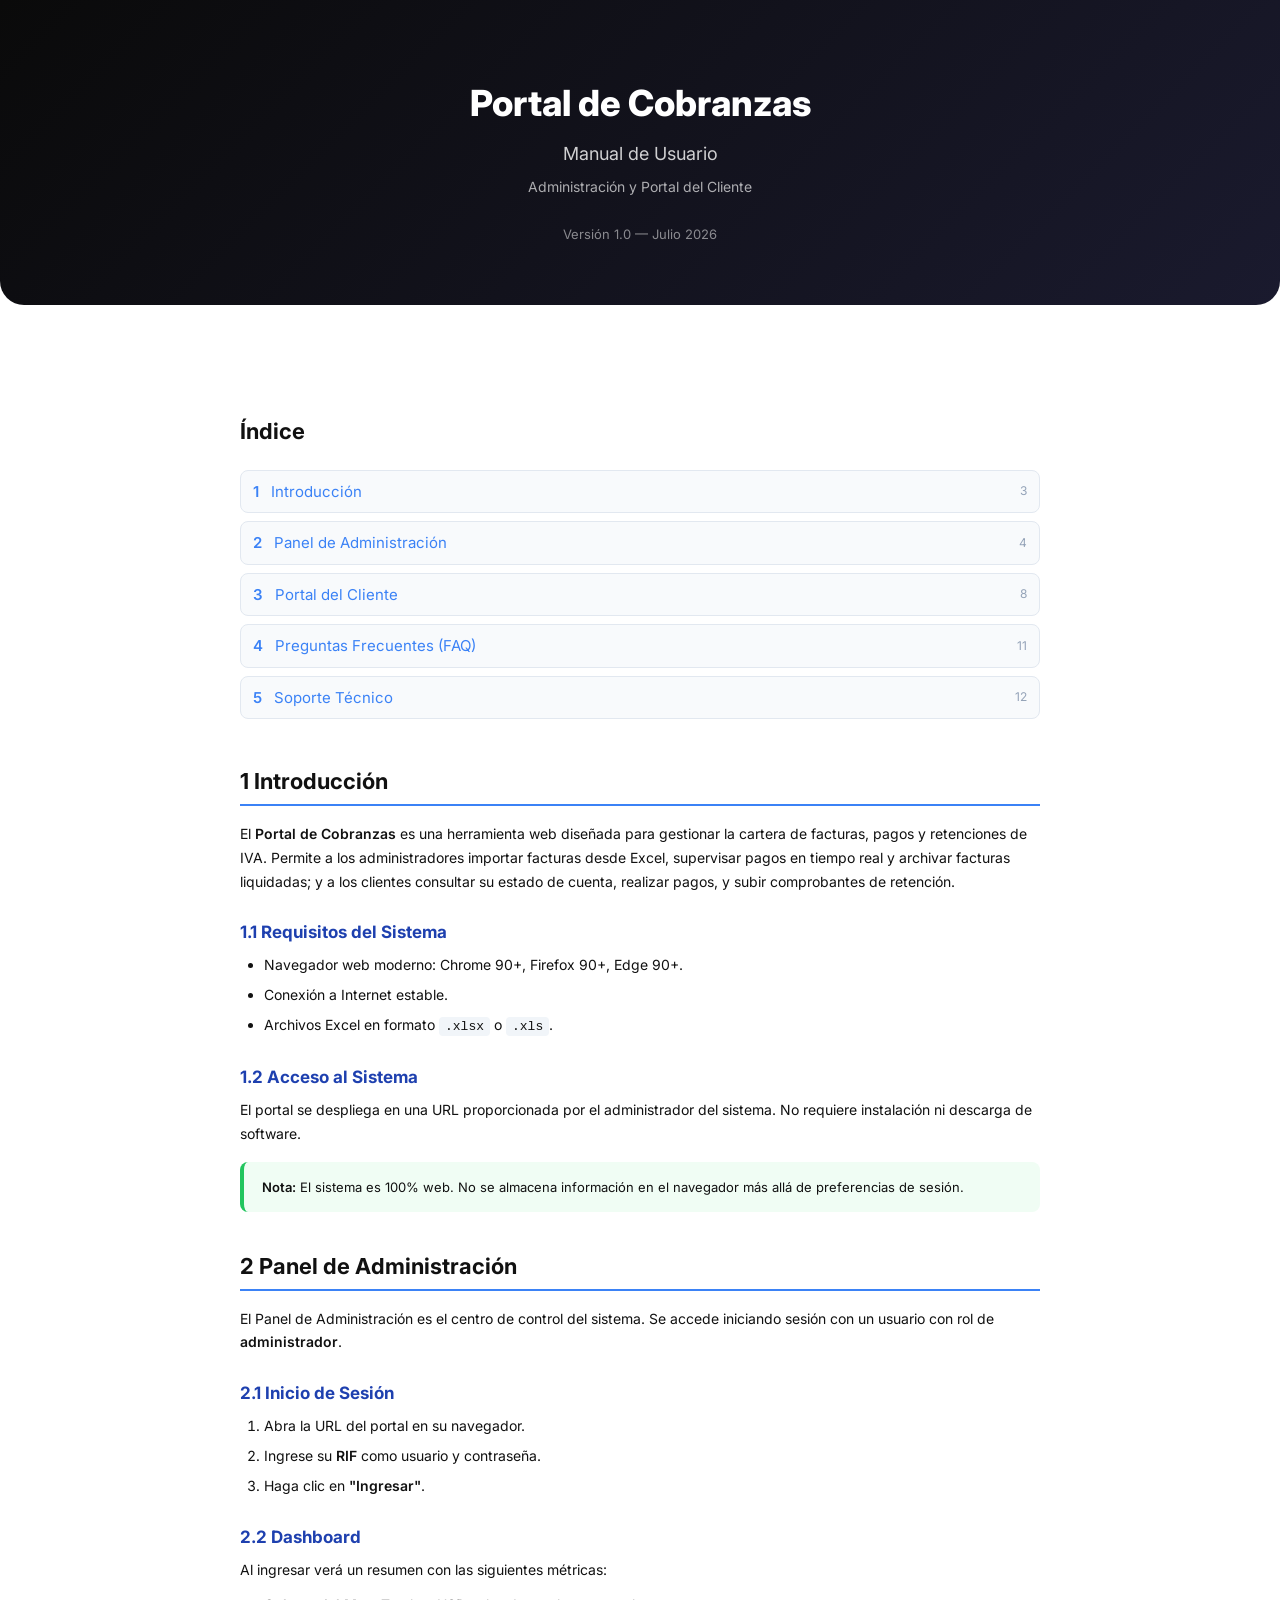
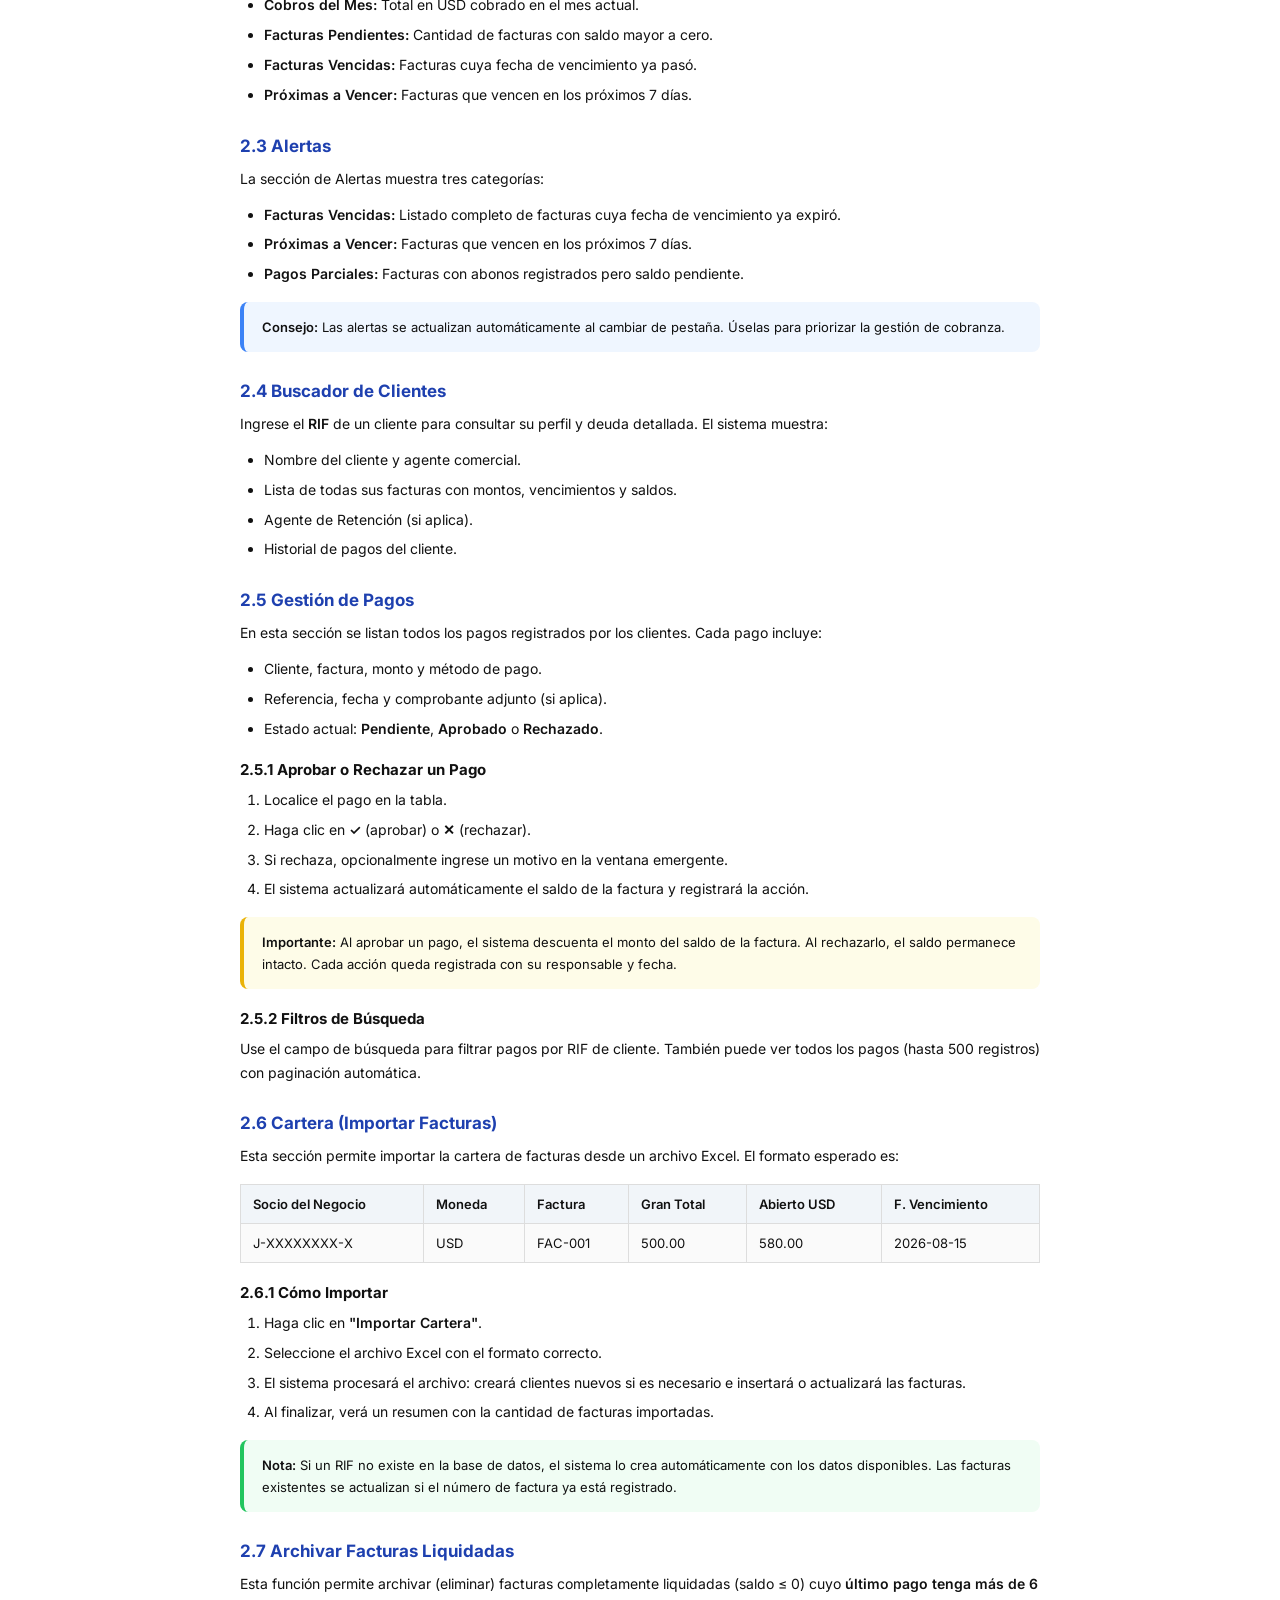
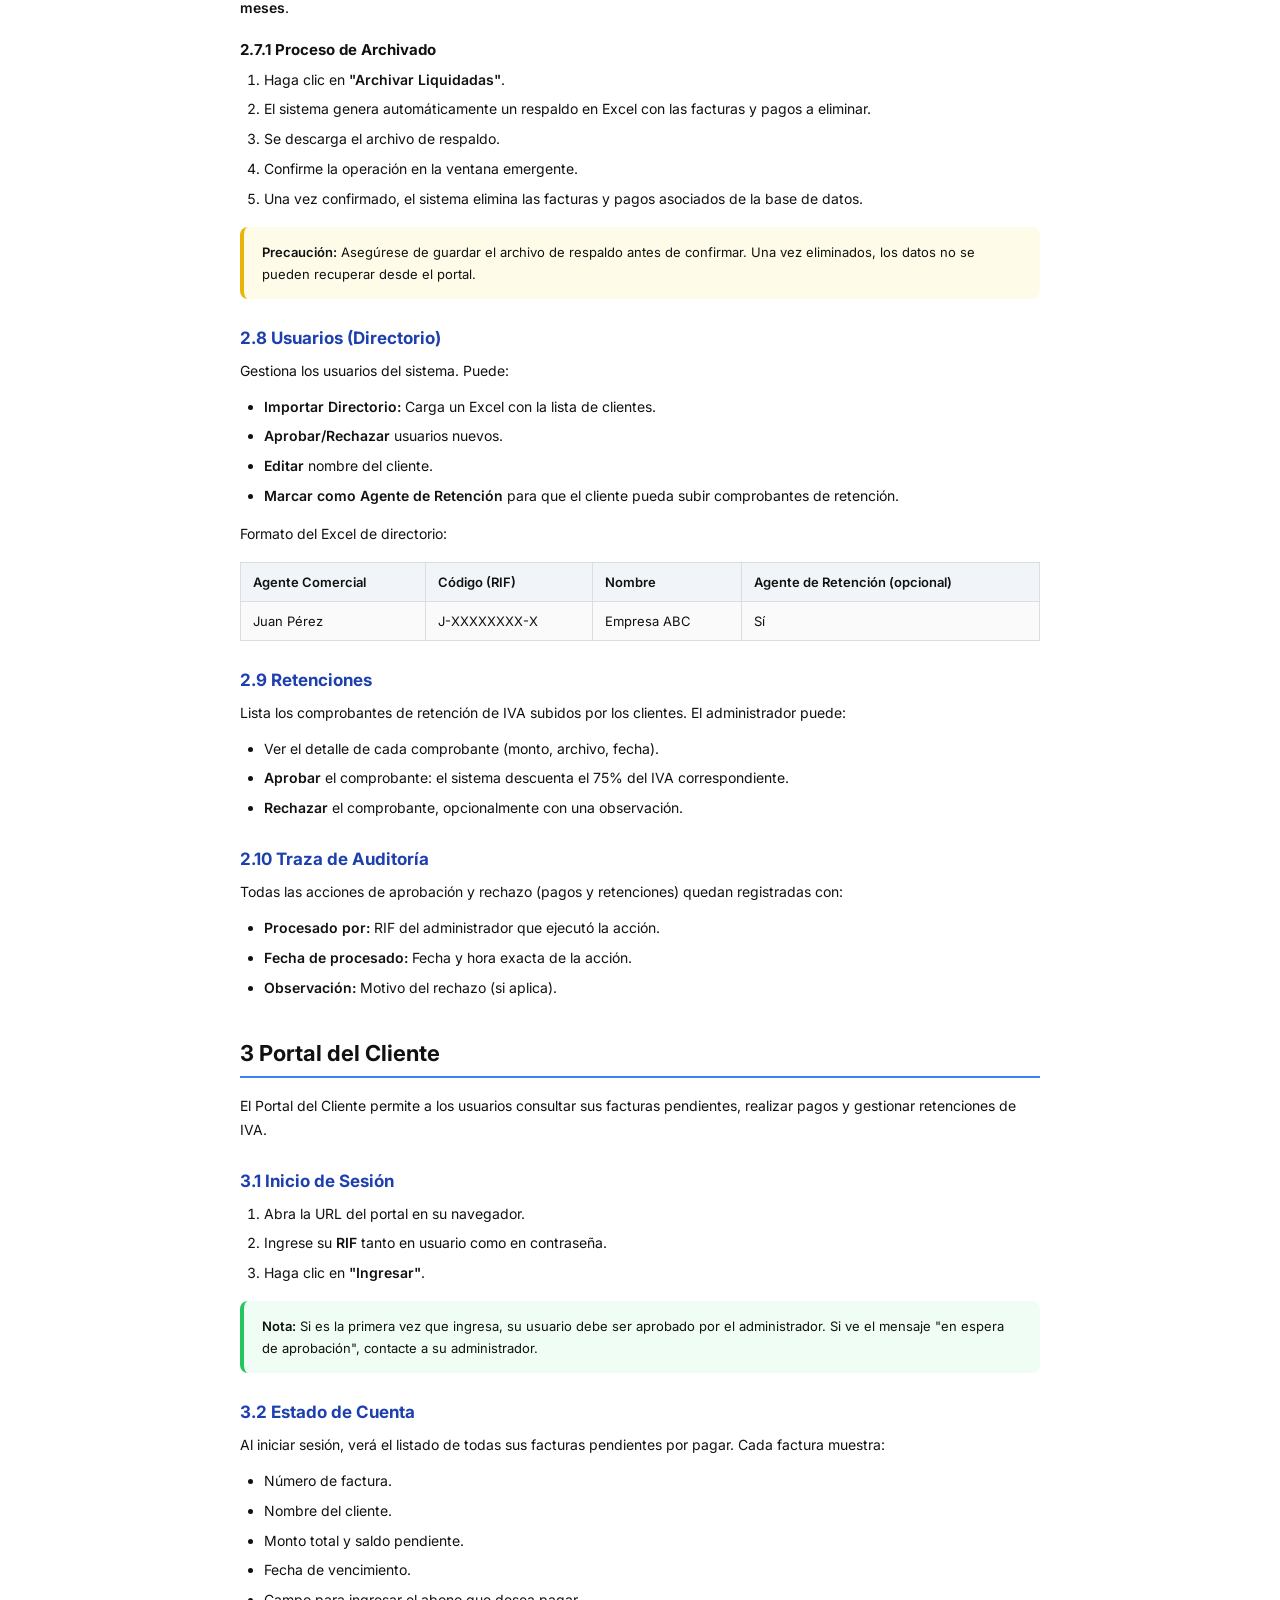
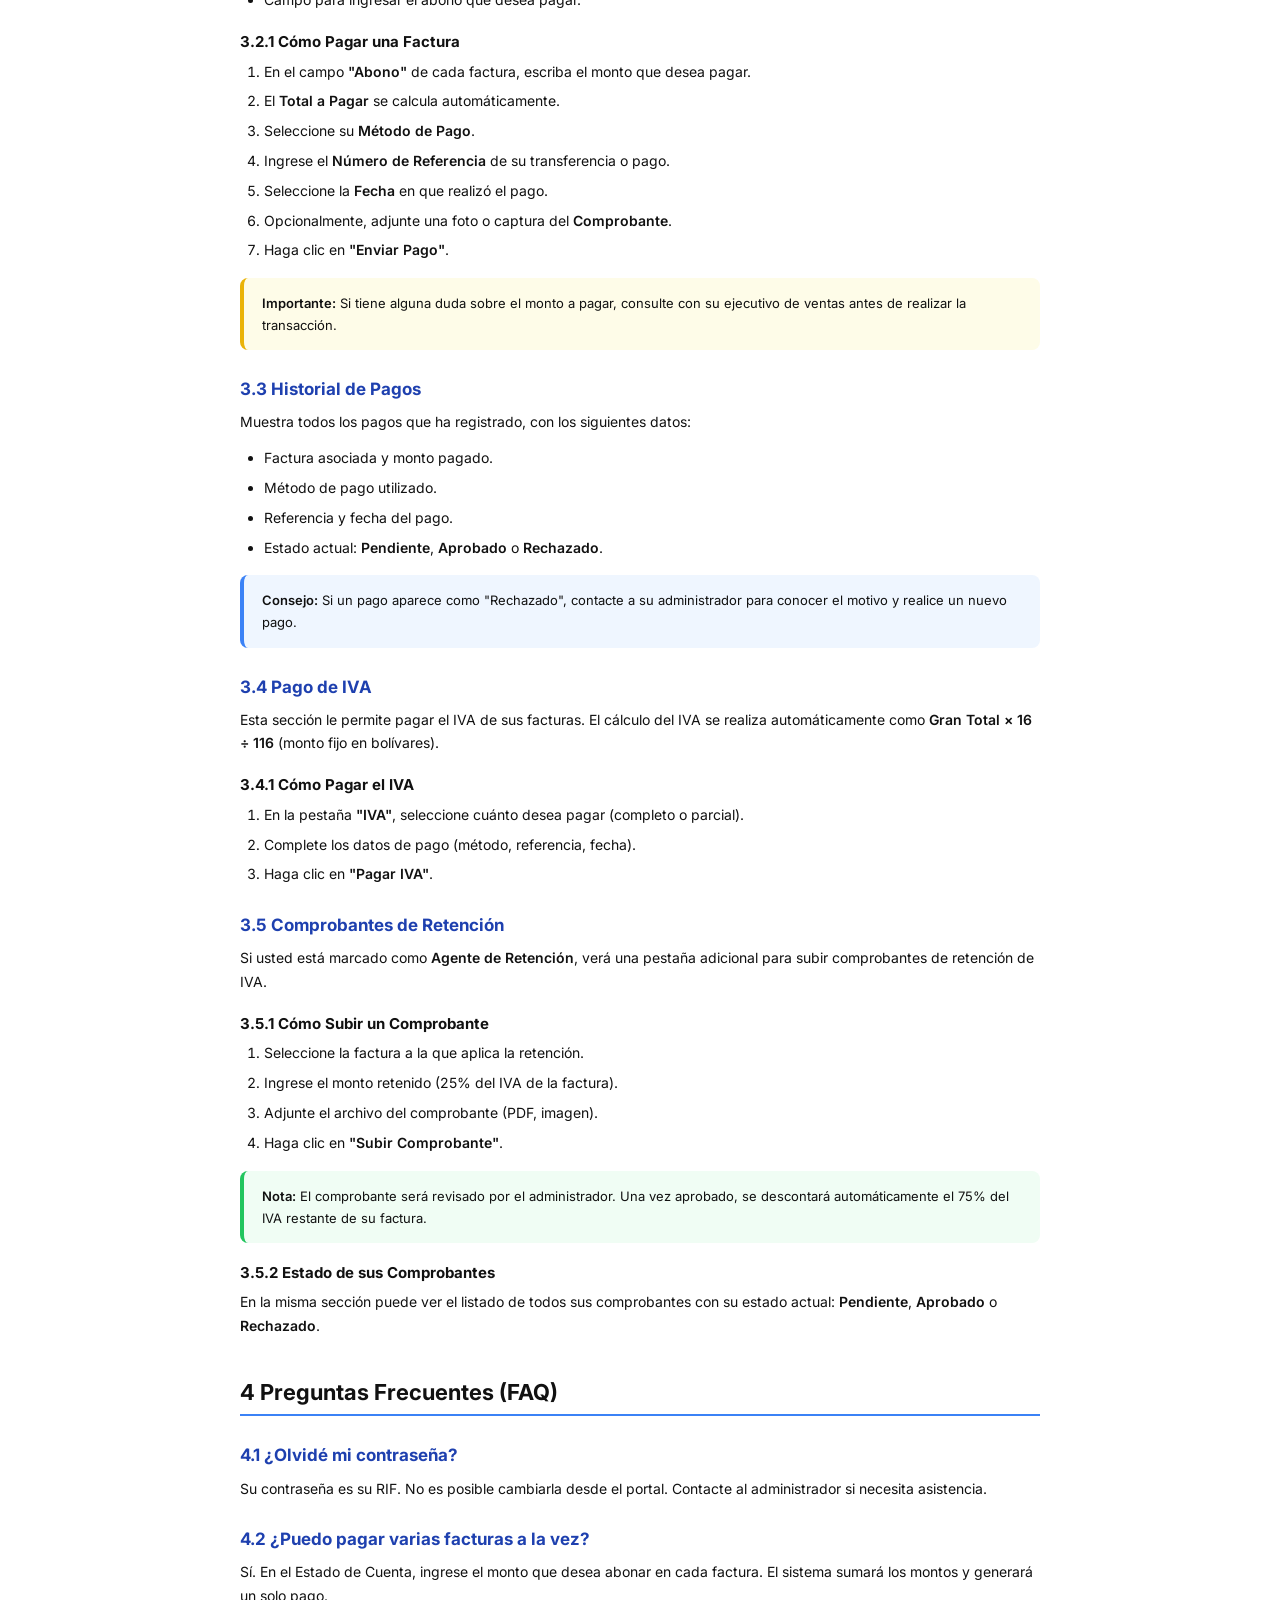
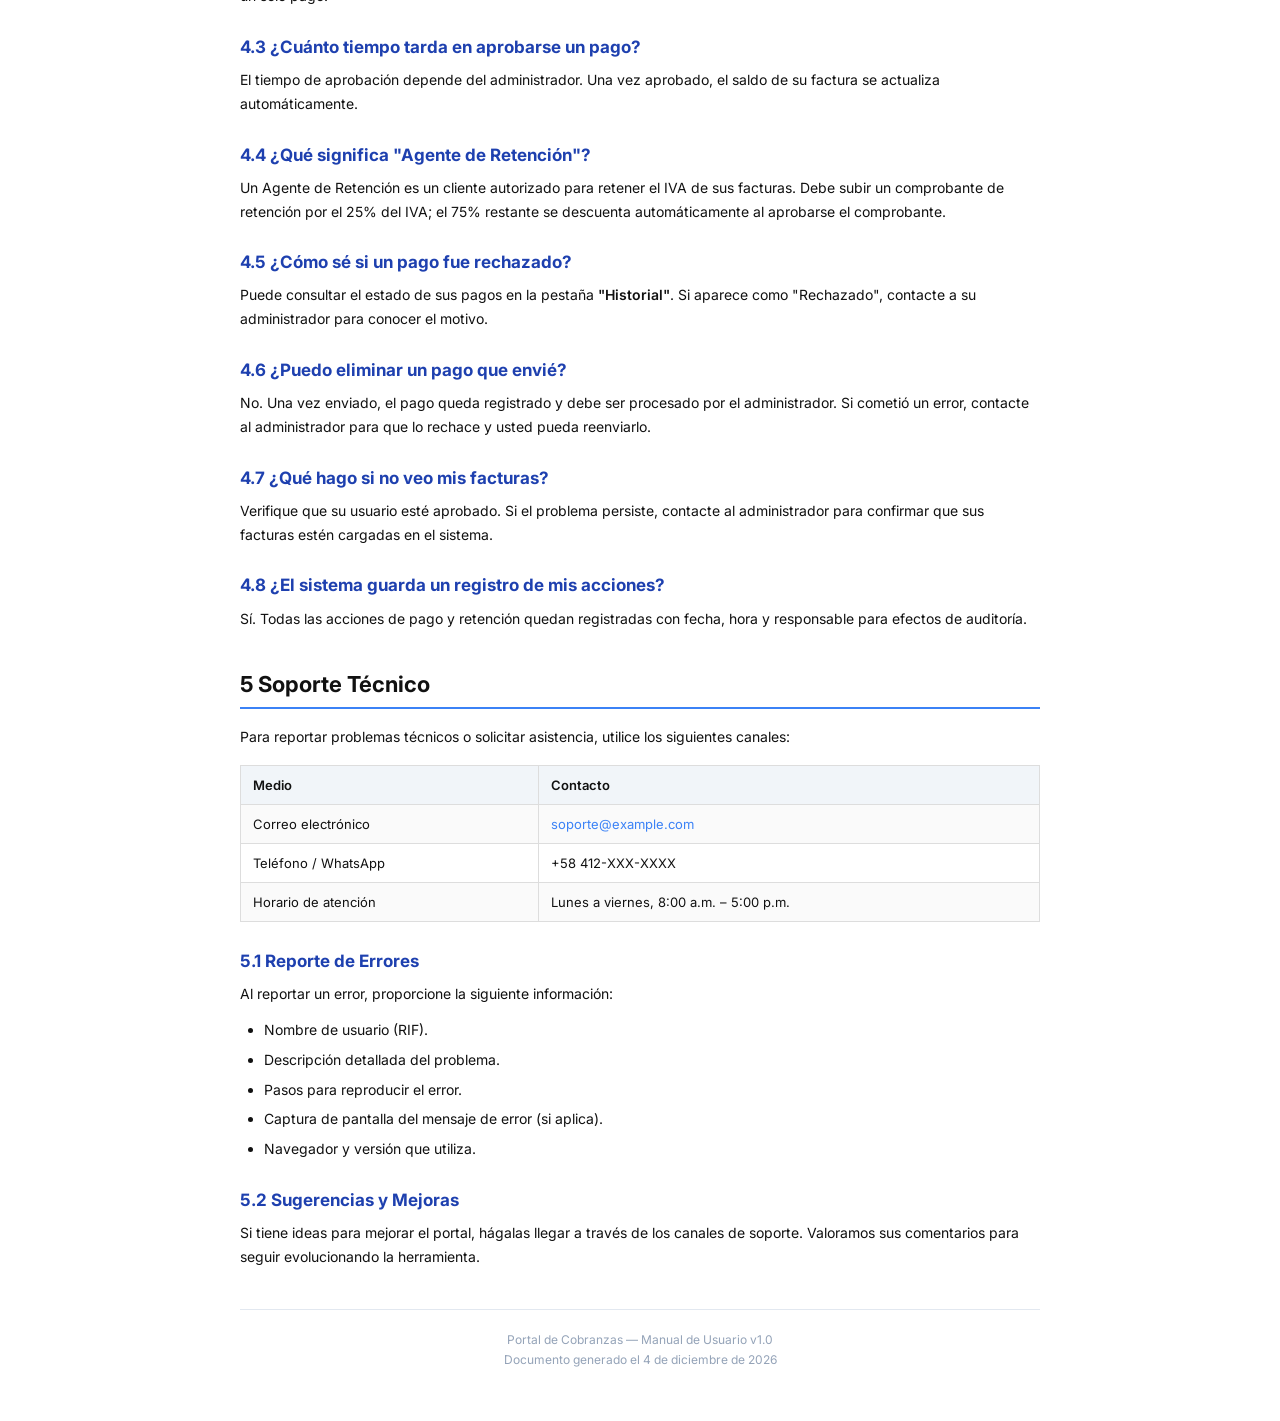
<file: MANUAL_USUARIO.html>
<!DOCTYPE html>
<html lang="es">
<head>
<meta charset="UTF-8">
<meta name="viewport" content="width=device-width, initial-scale=1.0">
<title>Manual de Usuario — Portal de Cobranzas</title>
<style>
    @import url('https://fonts.googleapis.com/css2?family=Inter:wght@300;400;600;700;800&display=swap');
    * { margin: 0; padding: 0; box-sizing: border-box; }
    body {
        font-family: 'Inter', sans-serif;
        color: #111;
        background: #fff;
        line-height: 1.7;
        font-size: 14px;
    }
    .page { max-width: 900px; margin: 0 auto; padding: 40px 50px; }
    h1, h2, h3, h4 { font-weight: 700; line-height: 1.3; }
    h1 { font-size: 28px; }
    h2 { font-size: 22px; margin: 40px 0 16px; padding-bottom: 8px; border-bottom: 2px solid #3b82f6; }
    h3 { font-size: 17px; margin: 28px 0 10px; color: #1e40af; }
    h4 { font-size: 15px; margin: 20px 0 8px; }
    p  { margin: 0 0 12px; }
    ul, ol { margin: 0 0 14px 24px; }
    li { margin-bottom: 6px; }
    a  { color: #3b82f6; text-decoration: none; }
    a:hover { text-decoration: underline; }
    table { width: 100%; border-collapse: collapse; margin: 16px 0; font-size: 13px; }
    th, td { border: 1px solid #ddd; padding: 8px 12px; text-align: left; }
    th { background: #f1f5f9; font-weight: 600; }
    tr:nth-child(even) { background: #fafafa; }
    strong { font-weight: 600; }
    code { background: #f1f5f9; padding: 2px 6px; border-radius: 4px; font-size: 13px; }
    .cover {
        text-align: center;
        padding: 80px 40px 60px;
        background: linear-gradient(135deg, #0a0a0a 0%, #1a1a2e 100%);
        color: #fff;
        border-radius: 0 0 24px 24px;
        margin-bottom: 40px;
    }
    .cover h1 { font-size: 36px; font-weight: 800; margin-bottom: 12px; }
    .cover p  { font-size: 18px; opacity: .8; margin: 0; }
    .cover .version { font-size: 13px; opacity: .5; margin-top: 24px; }
    .toc { margin: 32px 0 48px; }
    .toc h2 { border: none; margin: 0 0 16px; }
    .toc ul { list-style: none; margin: 0; }
    .toc li { margin-bottom: 8px; font-size: 15px; }
    .toc a { display: flex; justify-content: space-between; align-items: center; padding: 8px 12px; border-radius: 8px; background: #f8fafc; border: 1px solid #e2e8f0; }
    .toc a:hover { background: #eef2ff; border-color: #3b82f6; }
    .toc .num { font-weight: 600; color: #3b82f6; margin-right: 8px; }
    .toc .pages { font-size: 12px; color: #94a3b8; }
    .page-break { page-break-before: always; }
    .note {
        background: #f0fdf4;
        border-left: 4px solid #22c55e;
        padding: 14px 18px;
        border-radius: 8px;
        margin: 16px 0;
        font-size: 13px;
    }
    .warning {
        background: #fefce8;
        border-left: 4px solid #eab308;
        padding: 14px 18px;
        border-radius: 8px;
        margin: 16px 0;
        font-size: 13px;
    }
    .tip {
        background: #eff6ff;
        border-left: 4px solid #3b82f6;
        padding: 14px 18px;
        border-radius: 8px;
        margin: 16px 0;
        font-size: 13px;
    }
    .step { margin: 8px 0 8px 24px; }
    .step b { color: #1e40af; }
    img { max-width: 100%; border: 1px solid #e2e8f0; border-radius: 8px; margin: 12px 0; }
    @media print {
        .cover { border-radius: 0; margin: 0; padding: 60px 40px; }
        .page { padding: 20px 30px; }
        h2 { page-break-before: auto; }
        .page-break { page-break-before: always; }
    }
    @media (max-width: 768px) {
        .page { padding: 20px 16px; }
        .cover { padding: 40px 20px; }
        .cover h1 { font-size: 24px; }
    }
</style>
</head>
<body>

<div class="cover">
    <h1>Portal de Cobranzas</h1>
    <p>Manual de Usuario</p>
    <p style="font-size:14px;opacity:.65;margin-top:6px;">Administración y Portal del Cliente</p>
    <div class="version">Versión 1.0 — Julio 2026</div>
</div>

<div class="page">

    <!-- ── TABLA DE CONTENIDO ──────────────────────────── -->
    <div class="toc">
        <h2>Índice</h2>
        <ul>
            <li><a href="#cap1"><span><span class="num">1</span> Introducción</span><span class="pages">3</span></a></li>
            <li><a href="#cap2"><span><span class="num">2</span> Panel de Administración</span><span class="pages">4</span></a></li>
            <li><a href="#cap3"><span><span class="num">3</span> Portal del Cliente</span><span class="pages">8</span></a></li>
            <li><a href="#cap4"><span><span class="num">4</span> Preguntas Frecuentes (FAQ)</span><span class="pages">11</span></a></li>
            <li><a href="#cap5"><span><span class="num">5</span> Soporte Técnico</span><span class="pages">12</span></a></li>
        </ul>
    </div>

    <!-- ════════════════════════════════════════════════════ -->
    <h2 id="cap1">1 Introducción</h2>
    <!-- ════════════════════════════════════════════════════ -->

    <p>El <strong>Portal de Cobranzas</strong> es una herramienta web diseñada para gestionar la cartera de facturas, pagos y retenciones de IVA. Permite a los administradores importar facturas desde Excel, supervisar pagos en tiempo real y archivar facturas liquidadas; y a los clientes consultar su estado de cuenta, realizar pagos, y subir comprobantes de retención.</p>

    <h3>1.1 Requisitos del Sistema</h3>
    <ul>
        <li>Navegador web moderno: Chrome 90+, Firefox 90+, Edge 90+.</li>
        <li>Conexión a Internet estable.</li>
        <li>Archivos Excel en formato <code>.xlsx</code> o <code>.xls</code>.</li>
    </ul>

    <h3>1.2 Acceso al Sistema</h3>
    <p>El portal se despliega en una URL proporcionada por el administrador del sistema. No requiere instalación ni descarga de software.</p>

    <div class="note"><strong>Nota:</strong> El sistema es 100% web. No se almacena información en el navegador más allá de preferencias de sesión.</div>

    <div class="page-break"></div>

    <!-- ════════════════════════════════════════════════════ -->
    <h2 id="cap2">2 Panel de Administración</h2>
    <!-- ════════════════════════════════════════════════════ -->

    <p>El Panel de Administración es el centro de control del sistema. Se accede iniciando sesión con un usuario con rol de <strong>administrador</strong>.</p>

    <h3>2.1 Inicio de Sesión</h3>
    <ol>
        <li>Abra la URL del portal en su navegador.</li>
        <li>Ingrese su <strong>RIF</strong> como usuario y contraseña.</li>
        <li>Haga clic en <strong>"Ingresar"</strong>.</li>
    </ol>

    <h3>2.2 Dashboard</h3>
    <p>Al ingresar verá un resumen con las siguientes métricas:</p>
    <ul>
        <li><strong>Cobros del Mes:</strong> Total en USD cobrado en el mes actual.</li>
        <li><strong>Facturas Pendientes:</strong> Cantidad de facturas con saldo mayor a cero.</li>
        <li><strong>Facturas Vencidas:</strong> Facturas cuya fecha de vencimiento ya pasó.</li>
        <li><strong>Próximas a Vencer:</strong> Facturas que vencen en los próximos 7 días.</li>
    </ul>

    <h3>2.3 Alertas</h3>
    <p>La sección de Alertas muestra tres categorías:</p>
    <ul>
        <li><strong>Facturas Vencidas:</strong> Listado completo de facturas cuya fecha de vencimiento ya expiró.</li>
        <li><strong>Próximas a Vencer:</strong> Facturas que vencen en los próximos 7 días.</li>
        <li><strong>Pagos Parciales:</strong> Facturas con abonos registrados pero saldo pendiente.</li>
    </ul>

    <div class="tip"><strong>Consejo:</strong> Las alertas se actualizan automáticamente al cambiar de pestaña. Úselas para priorizar la gestión de cobranza.</div>

    <h3>2.4 Buscador de Clientes</h3>
    <p>Ingrese el <strong>RIF</strong> de un cliente para consultar su perfil y deuda detallada. El sistema muestra:</p>
    <ul>
        <li>Nombre del cliente y agente comercial.</li>
        <li>Lista de todas sus facturas con montos, vencimientos y saldos.</li>
        <li>Agente de Retención (si aplica).</li>
        <li>Historial de pagos del cliente.</li>
    </ul>

    <h3>2.5 Gestión de Pagos</h3>
    <p>En esta sección se listan todos los pagos registrados por los clientes. Cada pago incluye:</p>
    <ul>
        <li>Cliente, factura, monto y método de pago.</li>
        <li>Referencia, fecha y comprobante adjunto (si aplica).</li>
        <li>Estado actual: <strong>Pendiente</strong>, <strong>Aprobado</strong> o <strong>Rechazado</strong>.</li>
    </ul>

    <h4>2.5.1 Aprobar o Rechazar un Pago</h4>
    <ol>
        <li>Localice el pago en la tabla.</li>
        <li>Haga clic en <strong>✓</strong> (aprobar) o <strong>✕</strong> (rechazar).</li>
        <li>Si rechaza, opcionalmente ingrese un motivo en la ventana emergente.</li>
        <li>El sistema actualizará automáticamente el saldo de la factura y registrará la acción.</li>
    </ol>

    <div class="warning"><strong>Importante:</strong> Al aprobar un pago, el sistema descuenta el monto del saldo de la factura. Al rechazarlo, el saldo permanece intacto. Cada acción queda registrada con su responsable y fecha.</div>

    <h4>2.5.2 Filtros de Búsqueda</h4>
    <p>Use el campo de búsqueda para filtrar pagos por RIF de cliente. También puede ver todos los pagos (hasta 500 registros) con paginación automática.</p>

    <h3>2.6 Cartera (Importar Facturas)</h3>
    <p>Esta sección permite importar la cartera de facturas desde un archivo Excel. El formato esperado es:</p>

    <table>
        <tr><th>Socio del Negocio</th><th>Moneda</th><th>Factura</th><th>Gran Total</th><th>Abierto USD</th><th>F. Vencimiento</th></tr>
        <tr><td>J-XXXXXXXX-X</td><td>USD</td><td>FAC-001</td><td>500.00</td><td>580.00</td><td>2026-08-15</td></tr>
    </table>

    <h4>2.6.1 Cómo Importar</h4>
    <ol>
        <li>Haga clic en <strong>"Importar Cartera"</strong>.</li>
        <li>Seleccione el archivo Excel con el formato correcto.</li>
        <li>El sistema procesará el archivo: creará clientes nuevos si es necesario e insertará o actualizará las facturas.</li>
        <li>Al finalizar, verá un resumen con la cantidad de facturas importadas.</li>
    </ol>

    <div class="note"><strong>Nota:</strong> Si un RIF no existe en la base de datos, el sistema lo crea automáticamente con los datos disponibles. Las facturas existentes se actualizan si el número de factura ya está registrado.</div>

    <h3>2.7 Archivar Facturas Liquidadas</h3>
    <p>Esta función permite archivar (eliminar) facturas completamente liquidadas (saldo ≤ 0) cuyo <strong>último pago tenga más de 6 meses</strong>.</p>

    <h4>2.7.1 Proceso de Archivado</h4>
    <ol>
        <li>Haga clic en <strong>"Archivar Liquidadas"</strong>.</li>
        <li>El sistema genera automáticamente un respaldo en Excel con las facturas y pagos a eliminar.</li>
        <li>Se descarga el archivo de respaldo.</li>
        <li>Confirme la operación en la ventana emergente.</li>
        <li>Una vez confirmado, el sistema elimina las facturas y pagos asociados de la base de datos.</li>
    </ol>

    <div class="warning"><strong>Precaución:</strong> Asegúrese de guardar el archivo de respaldo antes de confirmar. Una vez eliminados, los datos no se pueden recuperar desde el portal.</div>

    <h3>2.8 Usuarios (Directorio)</h3>
    <p>Gestiona los usuarios del sistema. Puede:</p>
    <ul>
        <li><strong>Importar Directorio:</strong> Carga un Excel con la lista de clientes.</li>
        <li><strong>Aprobar/Rechazar</strong> usuarios nuevos.</li>
        <li><strong>Editar</strong> nombre del cliente.</li>
        <li><strong>Marcar como Agente de Retención</strong> para que el cliente pueda subir comprobantes de retención.</li>
    </ul>

    <p>Formato del Excel de directorio:</p>
    <table>
        <tr><th>Agente Comercial</th><th>Código (RIF)</th><th>Nombre</th><th>Agente de Retención (opcional)</th></tr>
        <tr><td>Juan Pérez</td><td>J-XXXXXXXX-X</td><td>Empresa ABC</td><td>Sí</td></tr>
    </table>

    <h3>2.9 Retenciones</h3>
    <p>Lista los comprobantes de retención de IVA subidos por los clientes. El administrador puede:</p>
    <ul>
        <li>Ver el detalle de cada comprobante (monto, archivo, fecha).</li>
        <li><strong>Aprobar</strong> el comprobante: el sistema descuenta el 75% del IVA correspondiente.</li>
        <li><strong>Rechazar</strong> el comprobante, opcionalmente con una observación.</li>
    </ul>

    <h3>2.10 Traza de Auditoría</h3>
    <p>Todas las acciones de aprobación y rechazo (pagos y retenciones) quedan registradas con:</p>
    <ul>
        <li><strong>Procesado por:</strong> RIF del administrador que ejecutó la acción.</li>
        <li><strong>Fecha de procesado:</strong> Fecha y hora exacta de la acción.</li>
        <li><strong>Observación:</strong> Motivo del rechazo (si aplica).</li>
    </ul>

    <div class="page-break"></div>

    <!-- ════════════════════════════════════════════════════ -->
    <h2 id="cap3">3 Portal del Cliente</h2>
    <!-- ════════════════════════════════════════════════════ -->

    <p>El Portal del Cliente permite a los usuarios consultar sus facturas pendientes, realizar pagos y gestionar retenciones de IVA.</p>

    <h3>3.1 Inicio de Sesión</h3>
    <ol>
        <li>Abra la URL del portal en su navegador.</li>
        <li>Ingrese su <strong>RIF</strong> tanto en usuario como en contraseña.</li>
        <li>Haga clic en <strong>"Ingresar"</strong>.</li>
    </ol>

    <div class="note"><strong>Nota:</strong> Si es la primera vez que ingresa, su usuario debe ser aprobado por el administrador. Si ve el mensaje "en espera de aprobación", contacte a su administrador.</div>

    <h3>3.2 Estado de Cuenta</h3>
    <p>Al iniciar sesión, verá el listado de todas sus facturas pendientes por pagar. Cada factura muestra:</p>
    <ul>
        <li>Número de factura.</li>
        <li>Nombre del cliente.</li>
        <li>Monto total y saldo pendiente.</li>
        <li>Fecha de vencimiento.</li>
        <li>Campo para ingresar el abono que desea pagar.</li>
    </ul>

    <h4>3.2.1 Cómo Pagar una Factura</h4>
    <ol>
        <li>En el campo <strong>"Abono"</strong> de cada factura, escriba el monto que desea pagar.</li>
        <li>El <strong>Total a Pagar</strong> se calcula automáticamente.</li>
        <li>Seleccione su <strong>Método de Pago</strong>.</li>
        <li>Ingrese el <strong>Número de Referencia</strong> de su transferencia o pago.</li>
        <li>Seleccione la <strong>Fecha</strong> en que realizó el pago.</li>
        <li>Opcionalmente, adjunte una foto o captura del <strong>Comprobante</strong>.</li>
        <li>Haga clic en <strong>"Enviar Pago"</strong>.</li>
    </ol>

    <div class="warning"><strong>Importante:</strong> Si tiene alguna duda sobre el monto a pagar, consulte con su ejecutivo de ventas antes de realizar la transacción.</div>

    <h3>3.3 Historial de Pagos</h3>
    <p>Muestra todos los pagos que ha registrado, con los siguientes datos:</p>
    <ul>
        <li>Factura asociada y monto pagado.</li>
        <li>Método de pago utilizado.</li>
        <li>Referencia y fecha del pago.</li>
        <li>Estado actual: <strong>Pendiente</strong>, <strong>Aprobado</strong> o <strong>Rechazado</strong>.</li>
    </ul>

    <div class="tip"><strong>Consejo:</strong> Si un pago aparece como "Rechazado", contacte a su administrador para conocer el motivo y realice un nuevo pago.</div>

    <h3>3.4 Pago de IVA</h3>
    <p>Esta sección le permite pagar el IVA de sus facturas. El cálculo del IVA se realiza automáticamente como <strong>Gran Total × 16 ÷ 116</strong> (monto fijo en bolívares).</p>

    <h4>3.4.1 Cómo Pagar el IVA</h4>
    <ol>
        <li>En la pestaña <strong>"IVA"</strong>, seleccione cuánto desea pagar (completo o parcial).</li>
        <li>Complete los datos de pago (método, referencia, fecha).</li>
        <li>Haga clic en <strong>"Pagar IVA"</strong>.</li>
    </ol>

    <h3>3.5 Comprobantes de Retención</h3>
    <p>Si usted está marcado como <strong>Agente de Retención</strong>, verá una pestaña adicional para subir comprobantes de retención de IVA.</p>

    <h4>3.5.1 Cómo Subir un Comprobante</h4>
    <ol>
        <li>Seleccione la factura a la que aplica la retención.</li>
        <li>Ingrese el monto retenido (25% del IVA de la factura).</li>
        <li>Adjunte el archivo del comprobante (PDF, imagen).</li>
        <li>Haga clic en <strong>"Subir Comprobante"</strong>.</li>
    </ol>

    <div class="note"><strong>Nota:</strong> El comprobante será revisado por el administrador. Una vez aprobado, se descontará automáticamente el 75% del IVA restante de su factura.</div>

    <h4>3.5.2 Estado de sus Comprobantes</h4>
    <p>En la misma sección puede ver el listado de todos sus comprobantes con su estado actual: <strong>Pendiente</strong>, <strong>Aprobado</strong> o <strong>Rechazado</strong>.</p>

    <div class="page-break"></div>

    <!-- ════════════════════════════════════════════════════ -->
    <h2 id="cap4">4 Preguntas Frecuentes (FAQ)</h2>
    <!-- ════════════════════════════════════════════════════ -->

    <h3>4.1 ¿Olvidé mi contraseña?</h3>
    <p>Su contraseña es su RIF. No es posible cambiarla desde el portal. Contacte al administrador si necesita asistencia.</p>

    <h3>4.2 ¿Puedo pagar varias facturas a la vez?</h3>
    <p>Sí. En el Estado de Cuenta, ingrese el monto que desea abonar en cada factura. El sistema sumará los montos y generará un solo pago.</p>

    <h3>4.3 ¿Cuánto tiempo tarda en aprobarse un pago?</h3>
    <p>El tiempo de aprobación depende del administrador. Una vez aprobado, el saldo de su factura se actualiza automáticamente.</p>

    <h3>4.4 ¿Qué significa "Agente de Retención"?</h3>
    <p>Un Agente de Retención es un cliente autorizado para retener el IVA de sus facturas. Debe subir un comprobante de retención por el 25% del IVA; el 75% restante se descuenta automáticamente al aprobarse el comprobante.</p>

    <h3>4.5 ¿Cómo sé si un pago fue rechazado?</h3>
    <p>Puede consultar el estado de sus pagos en la pestaña <strong>"Historial"</strong>. Si aparece como "Rechazado", contacte a su administrador para conocer el motivo.</p>

    <h3>4.6 ¿Puedo eliminar un pago que envié?</h3>
    <p>No. Una vez enviado, el pago queda registrado y debe ser procesado por el administrador. Si cometió un error, contacte al administrador para que lo rechace y usted pueda reenviarlo.</p>

    <h3>4.7 ¿Qué hago si no veo mis facturas?</h3>
    <p>Verifique que su usuario esté aprobado. Si el problema persiste, contacte al administrador para confirmar que sus facturas estén cargadas en el sistema.</p>

    <h3>4.8 ¿El sistema guarda un registro de mis acciones?</h3>
    <p>Sí. Todas las acciones de pago y retención quedan registradas con fecha, hora y responsable para efectos de auditoría.</p>

    <div class="page-break"></div>

    <!-- ════════════════════════════════════════════════════ -->
    <h2 id="cap5">5 Soporte Técnico</h2>
    <!-- ════════════════════════════════════════════════════ -->

    <p>Para reportar problemas técnicos o solicitar asistencia, utilice los siguientes canales:</p>

    <table>
        <tr><th>Medio</th><th>Contacto</th></tr>
        <tr><td>Correo electrónico</td><td><a href="mailto:soporte@example.com">soporte@example.com</a></td></tr>
        <tr><td>Teléfono / WhatsApp</td><td>+58 412-XXX-XXXX</td></tr>
        <tr><td>Horario de atención</td><td>Lunes a viernes, 8:00 a.m. – 5:00 p.m.</td></tr>
    </table>

    <h3>5.1 Reporte de Errores</h3>
    <p>Al reportar un error, proporcione la siguiente información:</p>
    <ul>
        <li>Nombre de usuario (RIF).</li>
        <li>Descripción detallada del problema.</li>
        <li>Pasos para reproducir el error.</li>
        <li>Captura de pantalla del mensaje de error (si aplica).</li>
        <li>Navegador y versión que utiliza.</li>
    </ul>

    <h3>5.2 Sugerencias y Mejoras</h3>
    <p>Si tiene ideas para mejorar el portal, hágalas llegar a través de los canales de soporte. Valoramos sus comentarios para seguir evolucionando la herramienta.</p>

    <hr style="margin:40px 0 20px;border:none;border-top:1px solid #e2e8f0;">
    <p style="text-align:center;color:#94a3b8;font-size:12px;">
        Portal de Cobranzas — Manual de Usuario v1.0<br>
        Documento generado el <script>document.write(new Date().toLocaleDateString('es-ES', { year: 'numeric', month: 'long', day: 'numeric' }))</script>
    </p>

</div>

</body>
</html>
</file>
